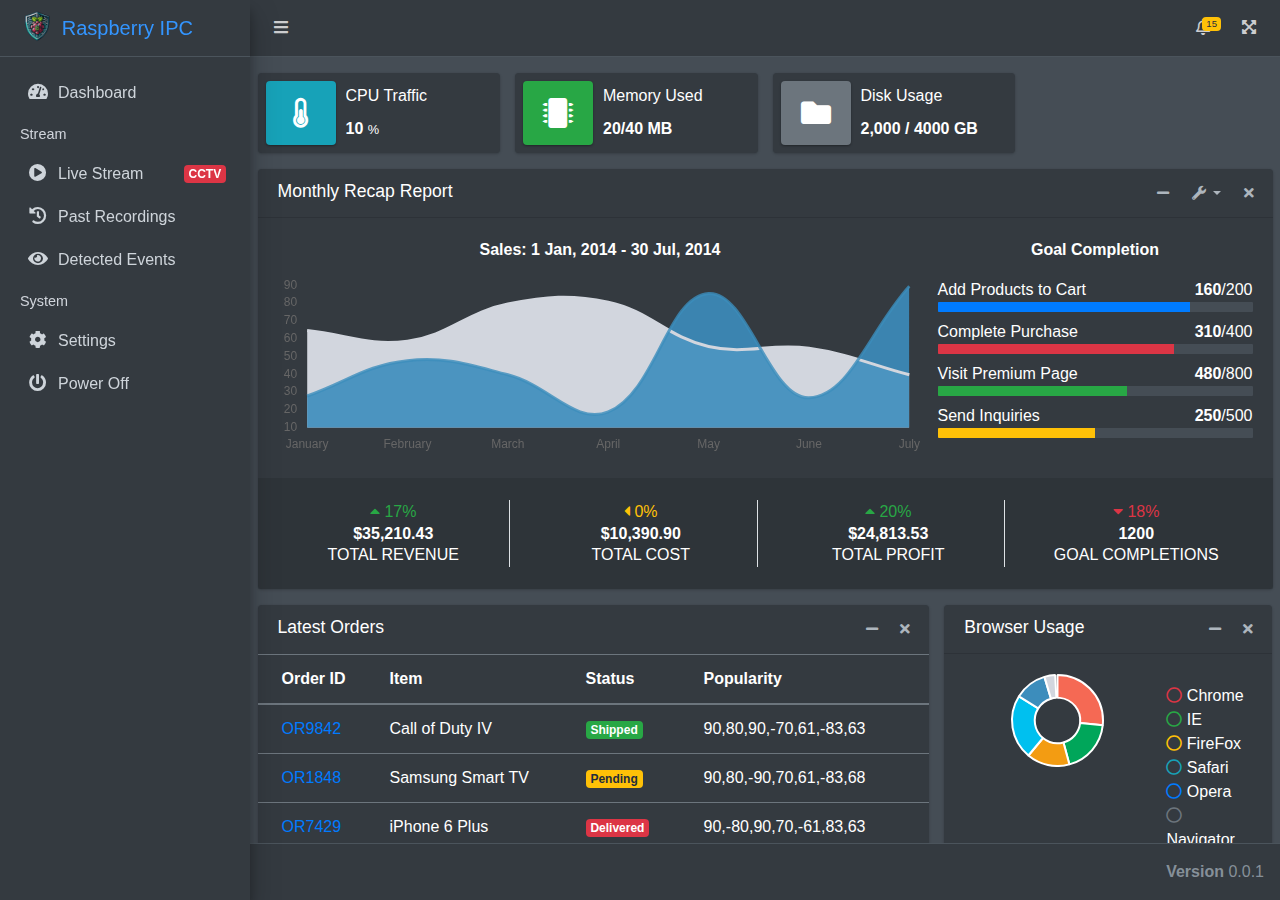
<file: web/index.html>
<!DOCTYPE html>
<html lang="en">

<head>
  <meta charset="utf-8">
  <meta name="viewport" content="width=device-width, initial-scale=1">
  <title>Rpicam Ipc</title>

  <!-- Font Awesome Icons -->
  <link rel="stylesheet" href="fontawesome.min.css">
  <!-- Theme style -->
  <link rel="stylesheet" href="adminlte.min.css">
  <!-- Custom style -->
  <link rel="stylesheet" href="main.css">
</head>

<body class="hold-transition dark-mode sidebar-mini layout-fixed layout-navbar-fixed layout-footer-fixed">
  <div class="wrapper">

    <!-- Navbar -->
    <nav class="main-header navbar navbar-expand navbar-dark">
      <!-- Left navbar links -->
      <ul class="navbar-nav">
        <li class="nav-item">
          <a class="nav-link" data-widget="pushmenu" href="#" role="button"><i class="fas fa-bars"></i></a>
        </li>
      </ul>

      <!-- Right navbar links -->
      <ul class="navbar-nav ml-auto">
        <!-- Notifications Dropdown Menu -->
        <li class="nav-item dropdown">
          <a class="nav-link" data-toggle="dropdown" href="#">
            <i class="far fa-bell"></i>
            <span class="badge badge-warning navbar-badge">15</span>
          </a>
          <div class="dropdown-menu dropdown-menu-lg dropdown-menu-right">
            <span class="dropdown-item dropdown-header">15 Notifications</span>
            <div class="dropdown-divider"></div>
            <a href="#" class="dropdown-item">
              <i class="fas fa-envelope mr-2"></i> 4 new messages
              <span class="float-right text-muted text-sm">3 mins</span>
            </a>
            <div class="dropdown-divider"></div>
            <a href="#" class="dropdown-item">
              <i class="fas fa-users mr-2"></i> 8 friend requests
              <span class="float-right text-muted text-sm">12 hours</span>
            </a>
            <div class="dropdown-divider"></div>
            <a href="#" class="dropdown-item">
              <i class="fas fa-file mr-2"></i> 3 new reports
              <span class="float-right text-muted text-sm">2 days</span>
            </a>
            <div class="dropdown-divider"></div>
            <a href="#" class="dropdown-item dropdown-footer">See All Notifications</a>
          </div>
        </li>
        <li class="nav-item">
          <a class="nav-link" data-widget="fullscreen" href="#" role="button">
            <i class="fas fa-expand-arrows-alt"></i>
          </a>
        </li>
      </ul>
    </nav>

    <!-- Main Sidebar Container -->
    <aside class="main-sidebar sidebar-dark-primary elevation-4">
      <!-- Brand Logo -->
      <a href="#" class="brand-link">
        <img src="logo.png" alt="rpicam-ipc Logo" class="brand-image img-circle" style="opacity: .8">
        <span class="brand-text font-weight-light">Raspberry IPC</span>
      </a>

      <div class="sidebar">

        <!-- Sidebar Menu -->
        <nav class="mt-3">
          <ul class="nav nav-pills nav-sidebar flex-column" data-widget="treeview" role="menu" data-accordion="false">
            <li class="nav-item">
              <a href="dashboard.html" target="contentFrame" class="nav-link">
                <i class="nav-icon fas fa-tachometer-alt"></i>
                <p>
                  Dashboard
                </p>
              </a>
            </li>
            <!-- Add icons to the links using the .nav-icon class
               with font-awesome or any other icon font library -->
            <li class="nav-header">Stream</li>
            <li class="nav-item">
              <a href="rpicam.html" target="contentFrame" class="nav-link">
                <i class="nav-icon fas fa-play-circle"></i>
                <p>
                  Live Stream
                  <span class="right badge badge-danger">CCTV</span>
                </p>
              </a>
            </li>
            <li class="nav-item">
              <a href="#" class="nav-link">
                <i class="nav-icon fas fa-history"></i>
                <p>
                  Past Recordings
                </p>
              </a>
            </li>
            <li class="nav-item">
              <a href="#" class="nav-link">
                <i class="nav-icon fas fa-eye"></i>
                <p>
                  Detected Events
                </p>
              </a>
            </li>
            <li class="nav-header">System</li>
            <li class="nav-item">
              <a href="#" class="nav-link">
                <i class="nav-icon fas fa-cog"></i>
                <p>
                  Settings
                </p>
              </a>
            </li>
            <li class="nav-item">
              <a href="#" class="nav-link">
                <i class="nav-icon fas fa-power-off"></i>
                <p>
                  Power Off
                </p>
              </a>
            </li>
          </ul>
        </nav>
        <!-- /.sidebar-menu -->
      </div>
    </aside>

    <div class="content-wrapper" style="display: grid;">
      <iframe class="container-fluid p-0" src="dashboard.html" name="contentFrame" height="100%"
        style="border: 0;"></iframe>
    </div>

    <!-- Main Footer -->
    <footer class="main-footer">
      <div class="float-right d-none d-sm-inline-block">
        <b>Version</b> 0.0.1
      </div>
    </footer>
  </div>

  <!-- REQUIRED SCRIPTS -->
  <!-- jQuery -->
  <script src="jquery.min.js"></script>
  <!-- Bootstrap -->
  <script src="bootstrap.bundle.min.js"></script>
  <!-- AdminLTE App -->
  <script src="adminlte.min.js"></script>

</body>

</html>
</file>
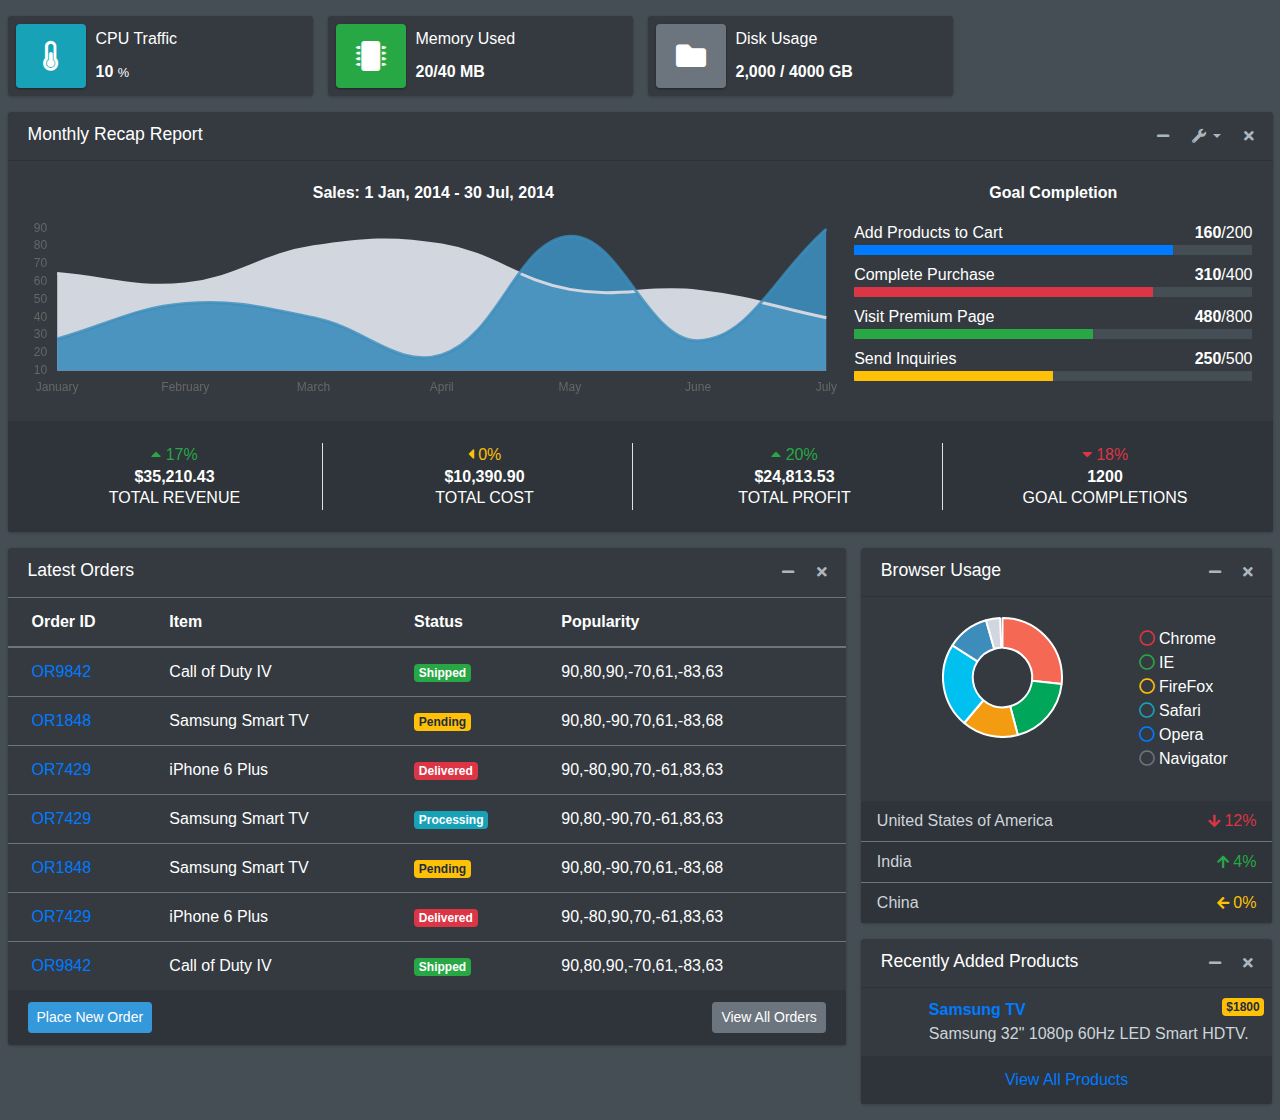
<file: web/dashboard.html>
<!DOCTYPE html>
<html lang="en">

<head>
    <meta charset="utf-8">
    <meta name="viewport" content="width=device-width, initial-scale=1">
    <title>Dashboard</title>
    
    <!-- Font Awesome Icons -->
    <link rel="stylesheet" href="fontawesome.min.css">
    <!-- Theme style -->
    <link rel="stylesheet" href="adminlte.min.css">
    <!-- Custom style -->
    <link rel="stylesheet" href="main.css">
</head>

<body class="hold-transition dark-mode">
    <div class="content-header">
    </div>
    <section class="content">
        <div class="container-fluid">
            <!-- Info boxes -->
            <div class="row">
                <div class="col-12 col-sm-6 col-md-3">
                    <div class="info-box">
                        <span class="info-box-icon bg-info elevation-1"><i class="fas fa-thermometer-half"></i></span>

                        <div class="info-box-content">
                            <span class="info-box-text">CPU Traffic</span>
                            <span class="info-box-number">
                                10
                                <small>%</small>
                            </span>
                        </div>
                    </div>
                </div>

                <!-- fix for small devices only -->
                <div class="clearfix hidden-md-up"></div>

                <div class="col-12 col-sm-6 col-md-3">
                    <div class="info-box mb-3">
                        <span class="info-box-icon bg-success elevation-1"><i class="fas fa-microchip"></i></span>

                        <div class="info-box-content">
                            <span class="info-box-text">Memory Used</span>
                            <span class="info-box-number">20/40 MB</span>
                        </div>
                    </div>
                </div>
                <div class="col-12 col-sm-6 col-md-3">
                    <div class="info-box mb-3">
                        <span class="info-box-icon bg-secondary elevation-1"><i class="fas fa-folder"></i></span>

                        <div class="info-box-content">
                            <span class="info-box-text">Disk Usage</span>
                            <span class="info-box-number">2,000 / 4000 GB</span>
                        </div>
                    </div>
                </div>
            </div>

            <div class="row">
                <div class="col-md-12">
                    <div class="card">
                        <div class="card-header">
                            <h5 class="card-title">Monthly Recap Report</h5>

                            <div class="card-tools">
                                <button type="button" class="btn btn-tool" data-card-widget="collapse">
                                    <i class="fas fa-minus"></i>
                                </button>
                                <div class="btn-group">
                                    <button type="button" class="btn btn-tool dropdown-toggle" data-toggle="dropdown">
                                        <i class="fas fa-wrench"></i>
                                    </button>
                                    <div class="dropdown-menu dropdown-menu-right" role="menu">
                                        <a href="#" class="dropdown-item">Action</a>
                                        <a href="#" class="dropdown-item">Another action</a>
                                        <a href="#" class="dropdown-item">Something else here</a>
                                        <a class="dropdown-divider"></a>
                                        <a href="#" class="dropdown-item">Separated link</a>
                                    </div>
                                </div>
                                <button type="button" class="btn btn-tool" data-card-widget="remove">
                                    <i class="fas fa-times"></i>
                                </button>
                            </div>
                        </div>
                        <div class="card-body">
                            <div class="row">
                                <div class="col-md-8">
                                    <p class="text-center">
                                        <strong>Sales: 1 Jan, 2014 - 30 Jul, 2014</strong>
                                    </p>

                                    <div class="chart">
                                        <canvas id="salesChart" height="180" style="height: 180px;"></canvas>
                                    </div>
                                </div>
                                <div class="col-md-4">
                                    <p class="text-center">
                                        <strong>Goal Completion</strong>
                                    </p>

                                    <div class="progress-group">
                                        Add Products to Cart
                                        <span class="float-right"><b>160</b>/200</span>
                                        <div class="progress progress-sm">
                                            <div class="progress-bar bg-primary" style="width: 80%"></div>
                                        </div>
                                    </div>

                                    <div class="progress-group">
                                        Complete Purchase
                                        <span class="float-right"><b>310</b>/400</span>
                                        <div class="progress progress-sm">
                                            <div class="progress-bar bg-danger" style="width: 75%"></div>
                                        </div>
                                    </div>

                                    <div class="progress-group">
                                        <span class="progress-text">Visit Premium Page</span>
                                        <span class="float-right"><b>480</b>/800</span>
                                        <div class="progress progress-sm">
                                            <div class="progress-bar bg-success" style="width: 60%"></div>
                                        </div>
                                    </div>

                                    <div class="progress-group">
                                        Send Inquiries
                                        <span class="float-right"><b>250</b>/500</span>
                                        <div class="progress progress-sm">
                                            <div class="progress-bar bg-warning" style="width: 50%"></div>
                                        </div>
                                    </div>
                                </div>
                            </div>
                        </div>
                        <div class="card-footer">
                            <div class="row">
                                <div class="col-sm-3 col-6">
                                    <div class="description-block border-right">
                                        <span class="description-percentage text-success"><i
                                                class="fas fa-caret-up"></i>
                                            17%</span>
                                        <h5 class="description-header">$35,210.43</h5>
                                        <span class="description-text">TOTAL REVENUE</span>
                                    </div>
                                </div>
                                <div class="col-sm-3 col-6">
                                    <div class="description-block border-right">
                                        <span class="description-percentage text-warning"><i
                                                class="fas fa-caret-left"></i>
                                            0%</span>
                                        <h5 class="description-header">$10,390.90</h5>
                                        <span class="description-text">TOTAL COST</span>
                                    </div>
                                </div>
                                <div class="col-sm-3 col-6">
                                    <div class="description-block border-right">
                                        <span class="description-percentage text-success"><i
                                                class="fas fa-caret-up"></i>
                                            20%</span>
                                        <h5 class="description-header">$24,813.53</h5>
                                        <span class="description-text">TOTAL PROFIT</span>
                                    </div>
                                </div>
                                <div class="col-sm-3 col-6">
                                    <div class="description-block">
                                        <span class="description-percentage text-danger"><i
                                                class="fas fa-caret-down"></i>
                                            18%</span>
                                        <h5 class="description-header">1200</h5>
                                        <span class="description-text">GOAL COMPLETIONS</span>
                                    </div>
                                </div>
                            </div>
                        </div>
                    </div>
                </div>
            </div>

            <!-- Main row -->
            <div class="row">
                <!-- Left col -->
                <div class="col-md-8">
                    <!-- TABLE: LATEST ORDERS -->
                    <div class="card">
                        <div class="card-header border-transparent">
                            <h3 class="card-title">Latest Orders</h3>

                            <div class="card-tools">
                                <button type="button" class="btn btn-tool" data-card-widget="collapse">
                                    <i class="fas fa-minus"></i>
                                </button>
                                <button type="button" class="btn btn-tool" data-card-widget="remove">
                                    <i class="fas fa-times"></i>
                                </button>
                            </div>
                        </div>
                        <div class="card-body p-0">
                            <div class="table-responsive">
                                <table class="table m-0">
                                    <thead>
                                        <tr>
                                            <th>Order ID</th>
                                            <th>Item</th>
                                            <th>Status</th>
                                            <th>Popularity</th>
                                        </tr>
                                    </thead>
                                    <tbody>
                                        <tr>
                                            <td><a href="pages/examples/invoice.html">OR9842</a></td>
                                            <td>Call of Duty IV</td>
                                            <td><span class="badge badge-success">Shipped</span></td>
                                            <td>
                                                <div class="sparkbar" data-color="#00a65a" data-height="20">
                                                    90,80,90,-70,61,-83,63</div>
                                            </td>
                                        </tr>
                                        <tr>
                                            <td><a href="pages/examples/invoice.html">OR1848</a></td>
                                            <td>Samsung Smart TV</td>
                                            <td><span class="badge badge-warning">Pending</span></td>
                                            <td>
                                                <div class="sparkbar" data-color="#f39c12" data-height="20">
                                                    90,80,-90,70,61,-83,68</div>
                                            </td>
                                        </tr>
                                        <tr>
                                            <td><a href="pages/examples/invoice.html">OR7429</a></td>
                                            <td>iPhone 6 Plus</td>
                                            <td><span class="badge badge-danger">Delivered</span></td>
                                            <td>
                                                <div class="sparkbar" data-color="#f56954" data-height="20">
                                                    90,-80,90,70,-61,83,63</div>
                                            </td>
                                        </tr>
                                        <tr>
                                            <td><a href="pages/examples/invoice.html">OR7429</a></td>
                                            <td>Samsung Smart TV</td>
                                            <td><span class="badge badge-info">Processing</span></td>
                                            <td>
                                                <div class="sparkbar" data-color="#00c0ef" data-height="20">
                                                    90,80,-90,70,-61,83,63</div>
                                            </td>
                                        </tr>
                                        <tr>
                                            <td><a href="pages/examples/invoice.html">OR1848</a></td>
                                            <td>Samsung Smart TV</td>
                                            <td><span class="badge badge-warning">Pending</span></td>
                                            <td>
                                                <div class="sparkbar" data-color="#f39c12" data-height="20">
                                                    90,80,-90,70,61,-83,68</div>
                                            </td>
                                        </tr>
                                        <tr>
                                            <td><a href="pages/examples/invoice.html">OR7429</a></td>
                                            <td>iPhone 6 Plus</td>
                                            <td><span class="badge badge-danger">Delivered</span></td>
                                            <td>
                                                <div class="sparkbar" data-color="#f56954" data-height="20">
                                                    90,-80,90,70,-61,83,63</div>
                                            </td>
                                        </tr>
                                        <tr>
                                            <td><a href="pages/examples/invoice.html">OR9842</a></td>
                                            <td>Call of Duty IV</td>
                                            <td><span class="badge badge-success">Shipped</span></td>
                                            <td>
                                                <div class="sparkbar" data-color="#00a65a" data-height="20">
                                                    90,80,90,-70,61,-83,63</div>
                                            </td>
                                        </tr>
                                    </tbody>
                                </table>
                            </div>
                        </div>
                        <div class="card-footer clearfix">
                            <a href="javascript:void(0)" class="btn btn-sm btn-info float-left">Place New Order</a>
                            <a href="javascript:void(0)" class="btn btn-sm btn-secondary float-right">View All
                                Orders</a>
                        </div>
                    </div>
                </div>

                <div class="col-md-4">
                    <div class="card">
                        <div class="card-header">
                            <h3 class="card-title">Browser Usage</h3>

                            <div class="card-tools">
                                <button type="button" class="btn btn-tool" data-card-widget="collapse">
                                    <i class="fas fa-minus"></i>
                                </button>
                                <button type="button" class="btn btn-tool" data-card-widget="remove">
                                    <i class="fas fa-times"></i>
                                </button>
                            </div>
                        </div>
                        <div class="card-body">
                            <div class="row">
                                <div class="col-md-8">
                                    <div class="chart-responsive">
                                        <canvas id="pieChart" height="150"></canvas>
                                    </div>
                                </div>
                                <div class="col-md-4">
                                    <ul class="chart-legend clearfix">
                                        <li><i class="far fa-circle text-danger"></i> Chrome</li>
                                        <li><i class="far fa-circle text-success"></i> IE</li>
                                        <li><i class="far fa-circle text-warning"></i> FireFox</li>
                                        <li><i class="far fa-circle text-info"></i> Safari</li>
                                        <li><i class="far fa-circle text-primary"></i> Opera</li>
                                        <li><i class="far fa-circle text-secondary"></i> Navigator</li>
                                    </ul>
                                </div>
                            </div>
                        </div>
                        <div class="card-footer p-0">
                            <ul class="nav nav-pills flex-column">
                                <li class="nav-item">
                                    <a href="#" class="nav-link">
                                        United States of America
                                        <span class="float-right text-danger">
                                            <i class="fas fa-arrow-down text-sm"></i>
                                            12%</span>
                                    </a>
                                </li>
                                <li class="nav-item">
                                    <a href="#" class="nav-link">
                                        India
                                        <span class="float-right text-success">
                                            <i class="fas fa-arrow-up text-sm"></i> 4%
                                        </span>
                                    </a>
                                </li>
                                <li class="nav-item">
                                    <a href="#" class="nav-link">
                                        China
                                        <span class="float-right text-warning">
                                            <i class="fas fa-arrow-left text-sm"></i> 0%
                                        </span>
                                    </a>
                                </li>
                            </ul>
                        </div>
                    </div>

                    <!-- PRODUCT LIST -->
                    <div class="card">
                        <div class="card-header">
                            <h3 class="card-title">Recently Added Products</h3>

                            <div class="card-tools">
                                <button type="button" class="btn btn-tool" data-card-widget="collapse">
                                    <i class="fas fa-minus"></i>
                                </button>
                                <button type="button" class="btn btn-tool" data-card-widget="remove">
                                    <i class="fas fa-times"></i>
                                </button>
                            </div>
                        </div>
                        <div class="card-body p-0">
                            <ul class="products-list product-list-in-card pl-2 pr-2">
                                <li class="item">
                                    <div class="product-img">
                                    </div>
                                    <div class="product-info">
                                        <a href="javascript:void(0)" class="product-title">Samsung TV
                                            <span class="badge badge-warning float-right">$1800</span></a>
                                        <span class="product-description">
                                            Samsung 32" 1080p 60Hz LED Smart HDTV.
                                        </span>
                                    </div>
                                </li>
                            </ul>
                        </div>
                        <div class="card-footer text-center">
                            <a href="javascript:void(0)" class="uppercase">View All Products</a>
                        </div>
                    </div>
                </div>
            </div>
        </div>
    </section>

    <!-- jQuery -->
    <script src="jquery.min.js"></script>
    <!-- Bootstrap -->
    <script src="bootstrap.bundle.min.js"></script>
    <!-- AdminLTE App -->
    <script src="adminlte.min.js"></script>
    <!-- ChartJS -->
    <script src="Chart.min.js"></script>
    <!-- Custom JS -->
    <script src="main.js"></script>

</body>

</html>
</file>
<file: web/main.css>
.content-header {
    padding: 8px 0.5rem;
}
</file>
